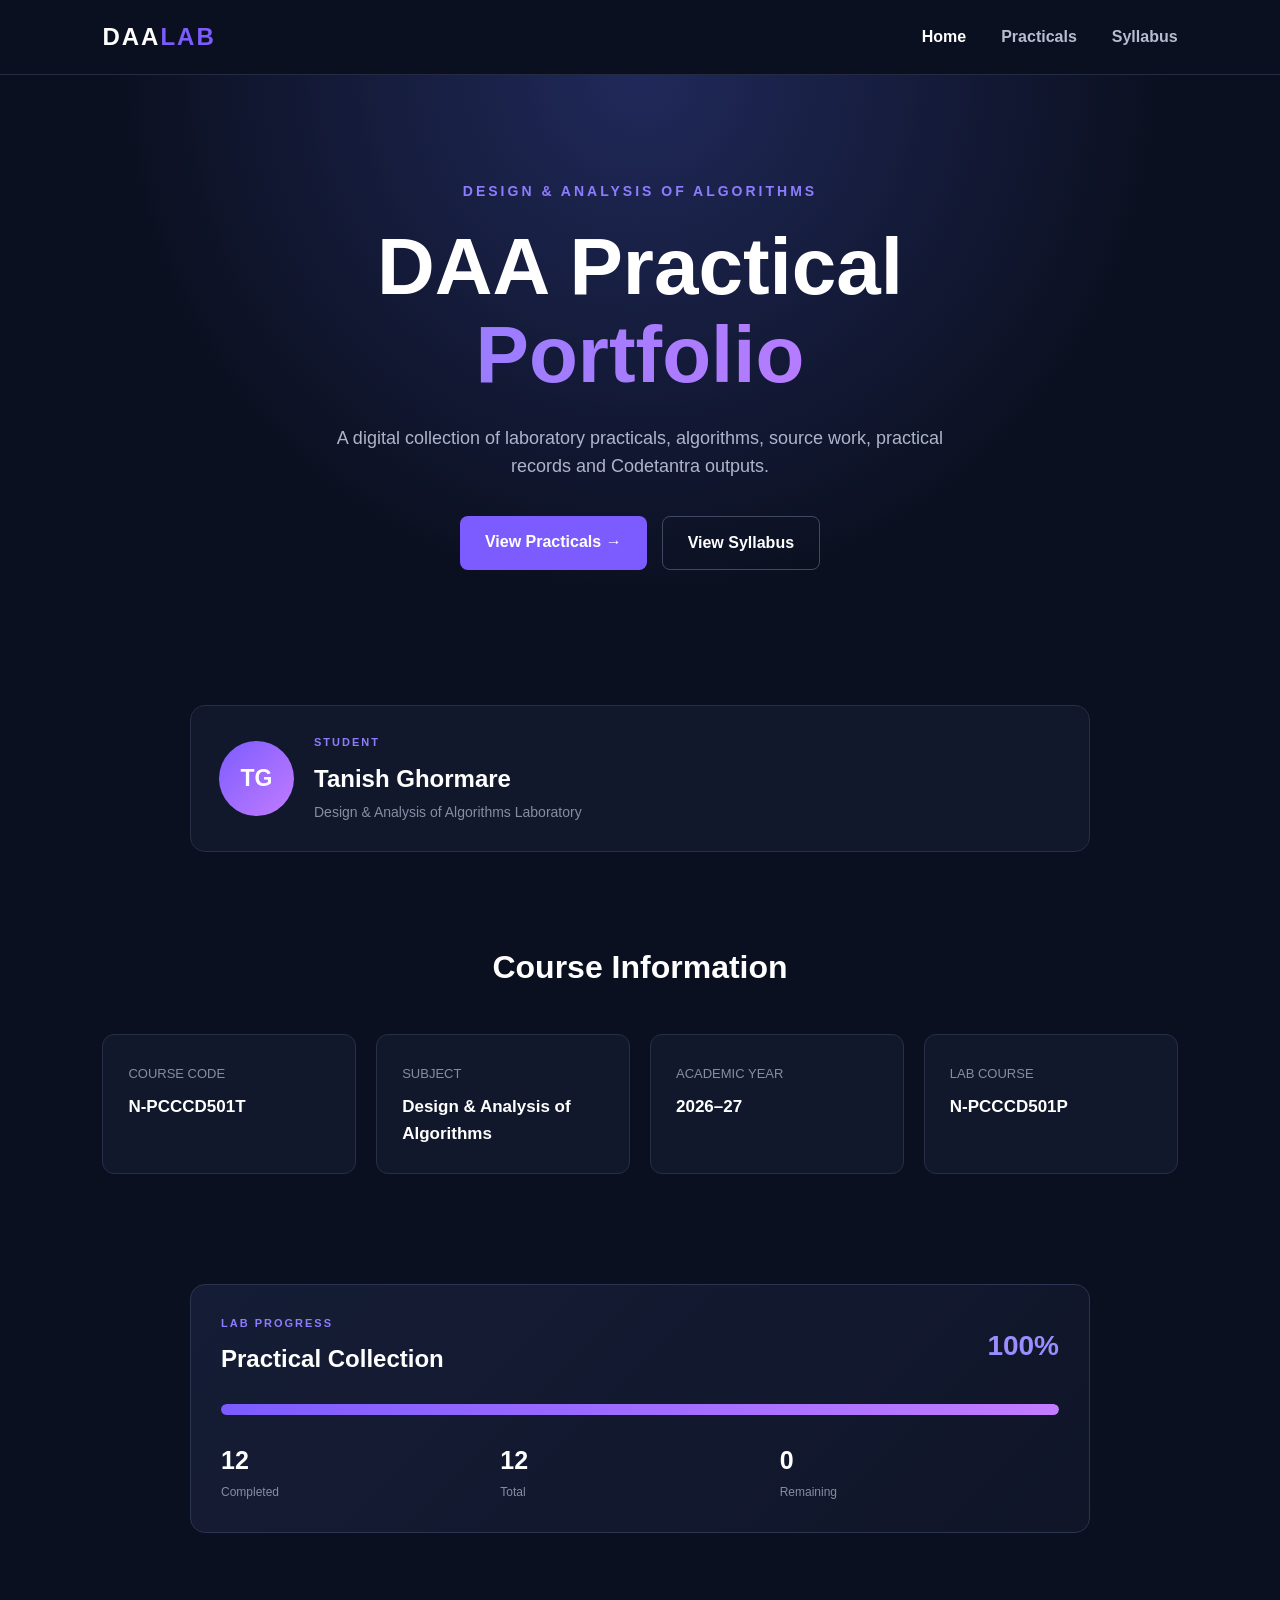
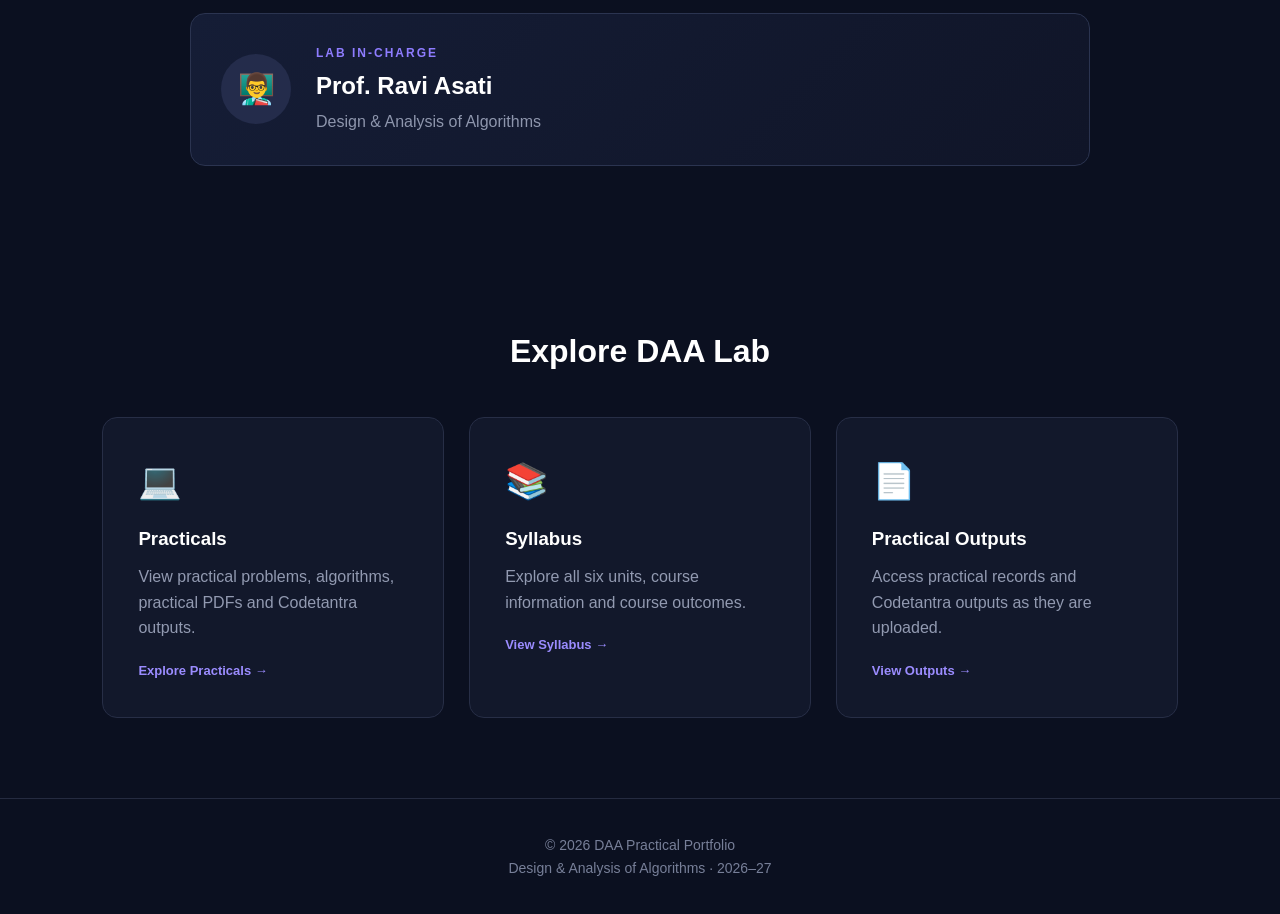
<file: index.html>
<!DOCTYPE html>
<html lang="en">

<head>

    <meta charset="UTF-8">

    <meta name="viewport"
          content="width=device-width, initial-scale=1.0">

    <title>DAA Practical Portfolio</title>

    <link rel="stylesheet"
          href="css/style.css">

</head>


<body>


    <!-- =========================
         NAVIGATION
    ========================== -->

    <header class="navbar">

        <div class="logo">
            DAA<span>LAB</span>
        </div>


        <nav>

            <a href="index.html"
               class="active">
                Home
            </a>

            <a href="practicals.html">
                Practicals
            </a>

            <a href="syllabus.html">
                Syllabus
            </a>

        </nav>

    </header>



    <!-- =========================
         HERO
    ========================== -->

    <section class="hero home-hero">

        <div class="hero-content">

            <p class="tag">
                DESIGN & ANALYSIS OF ALGORITHMS
            </p>


            <h1>

                DAA Practical

                <span>
                    Portfolio
                </span>

            </h1>


            <p class="description">

                A digital collection of laboratory
                practicals, algorithms, source work,
                practical records and Codetantra
                outputs.

            </p>


            <div class="hero-buttons">

                <a href="practicals.html"
                   class="btn primary">

                    View Practicals →

                </a>


                <a href="syllabus.html"
                   class="btn secondary">

                    View Syllabus

                </a>

            </div>

        </div>

    </section>



    <!-- =========================
         STUDENT PROFILE
    ========================== -->

    <section class="profile-section">

        <div class="profile-card">


            <div class="profile-avatar">

                TG

            </div>


            <div class="profile-details">

                <span class="section-label">
                    STUDENT
                </span>

                <h2>
                    Tanish Ghormare
                </h2>

                <p>
                    Design & Analysis of Algorithms
                    Laboratory
                </p>

            </div>


        </div>

    </section>



    <!-- =========================
         INFORMATION
    ========================== -->

    <section class="info-section">

        <h2>
            Course Information
        </h2>


        <div class="info-grid">


            <div class="info-card">

                <span>
                    COURSE CODE
                </span>

                <h3>
                    N-PCCCD501T
                </h3>

            </div>


            <div class="info-card">

                <span>
                    SUBJECT
                </span>

                <h3>
                    Design & Analysis
                    of Algorithms
                </h3>

            </div>


            <div class="info-card">

                <span>
                    ACADEMIC YEAR
                </span>

                <h3>
                    2026–27
                </h3>

            </div>


            <div class="info-card">

                <span>
                    LAB COURSE
                </span>

                <h3>
                    N-PCCCD501P
                </h3>

            </div>


        </div>

    </section>



    <!-- =========================
         PROGRESS
    ========================== -->

    <section class="home-progress-section">

        <div class="home-progress-card">


            <div class="progress-header">

                <div>

                    <span class="section-label">
                        LAB PROGRESS
                    </span>

                    <h2>
                        Practical Collection
                    </h2>

                </div>


                <div class="progress-percentage">

                    <span id="home-percentage">
                        0%
                    </span>

                </div>

            </div>


            <div class="home-progress-bar">

                <div id="home-progress-fill">
                </div>

            </div>


            <div class="progress-stats">


                <div>

                    <strong id="home-completed">
                        0
                    </strong>

                    <span>
                        Completed
                    </span>

                </div>


                <div>

                    <strong id="home-total">
                        12
                    </strong>

                    <span>
                        Total
                    </span>

                </div>


                <div>

                    <strong id="home-remaining">
                        12
                    </strong>

                    <span>
                        Remaining
                    </span>

                </div>


            </div>

        </div>

    </section>



    <!-- =========================
         FACULTY
    ========================== -->

    <section class="faculty-section">

        <div class="faculty-card">


            <div class="faculty-icon">
                👨‍🏫
            </div>


            <div>

                <p>
                    LAB IN-CHARGE
                </p>


                <h2>
                    Prof. Ravi Asati
                </h2>


                <span>
                    Design & Analysis of Algorithms
                </span>

            </div>


        </div>

    </section>



    <!-- =========================
         EXPLORE
    ========================== -->

    <section class="quick-section">

        <h2>
            Explore DAA Lab
        </h2>


        <div class="quick-grid">


            <a href="practicals.html"
               class="quick-card">

                <div class="quick-icon">
                    💻
                </div>


                <h3>
                    Practicals
                </h3>


                <p>
                    View practical problems,
                    algorithms, practical PDFs
                    and Codetantra outputs.
                </p>


                <strong>
                    Explore Practicals →
                </strong>

            </a>



            <a href="syllabus.html"
               class="quick-card">

                <div class="quick-icon">
                    📚
                </div>


                <h3>
                    Syllabus
                </h3>


                <p>
                    Explore all six units,
                    course information and
                    course outcomes.
                </p>


                <strong>
                    View Syllabus →
                </strong>

            </a>



            <a href="practicals.html"
               class="quick-card">

                <div class="quick-icon">
                    📄
                </div>


                <h3>
                    Practical Outputs
                </h3>


                <p>
                    Access practical records
                    and Codetantra outputs as
                    they are uploaded.
                </p>


                <strong>
                    View Outputs →
                </strong>

            </a>


        </div>

    </section>



    <!-- =========================
         FOOTER
    ========================== -->

    <footer>

        <p>
            © 2026 DAA Practical Portfolio
        </p>


        <p>
            Design & Analysis of Algorithms
            · 2026–27
        </p>

    </footer>



    <!-- JavaScript -->

    <script src="js/script.js"></script>


</body>

</html>
</file>
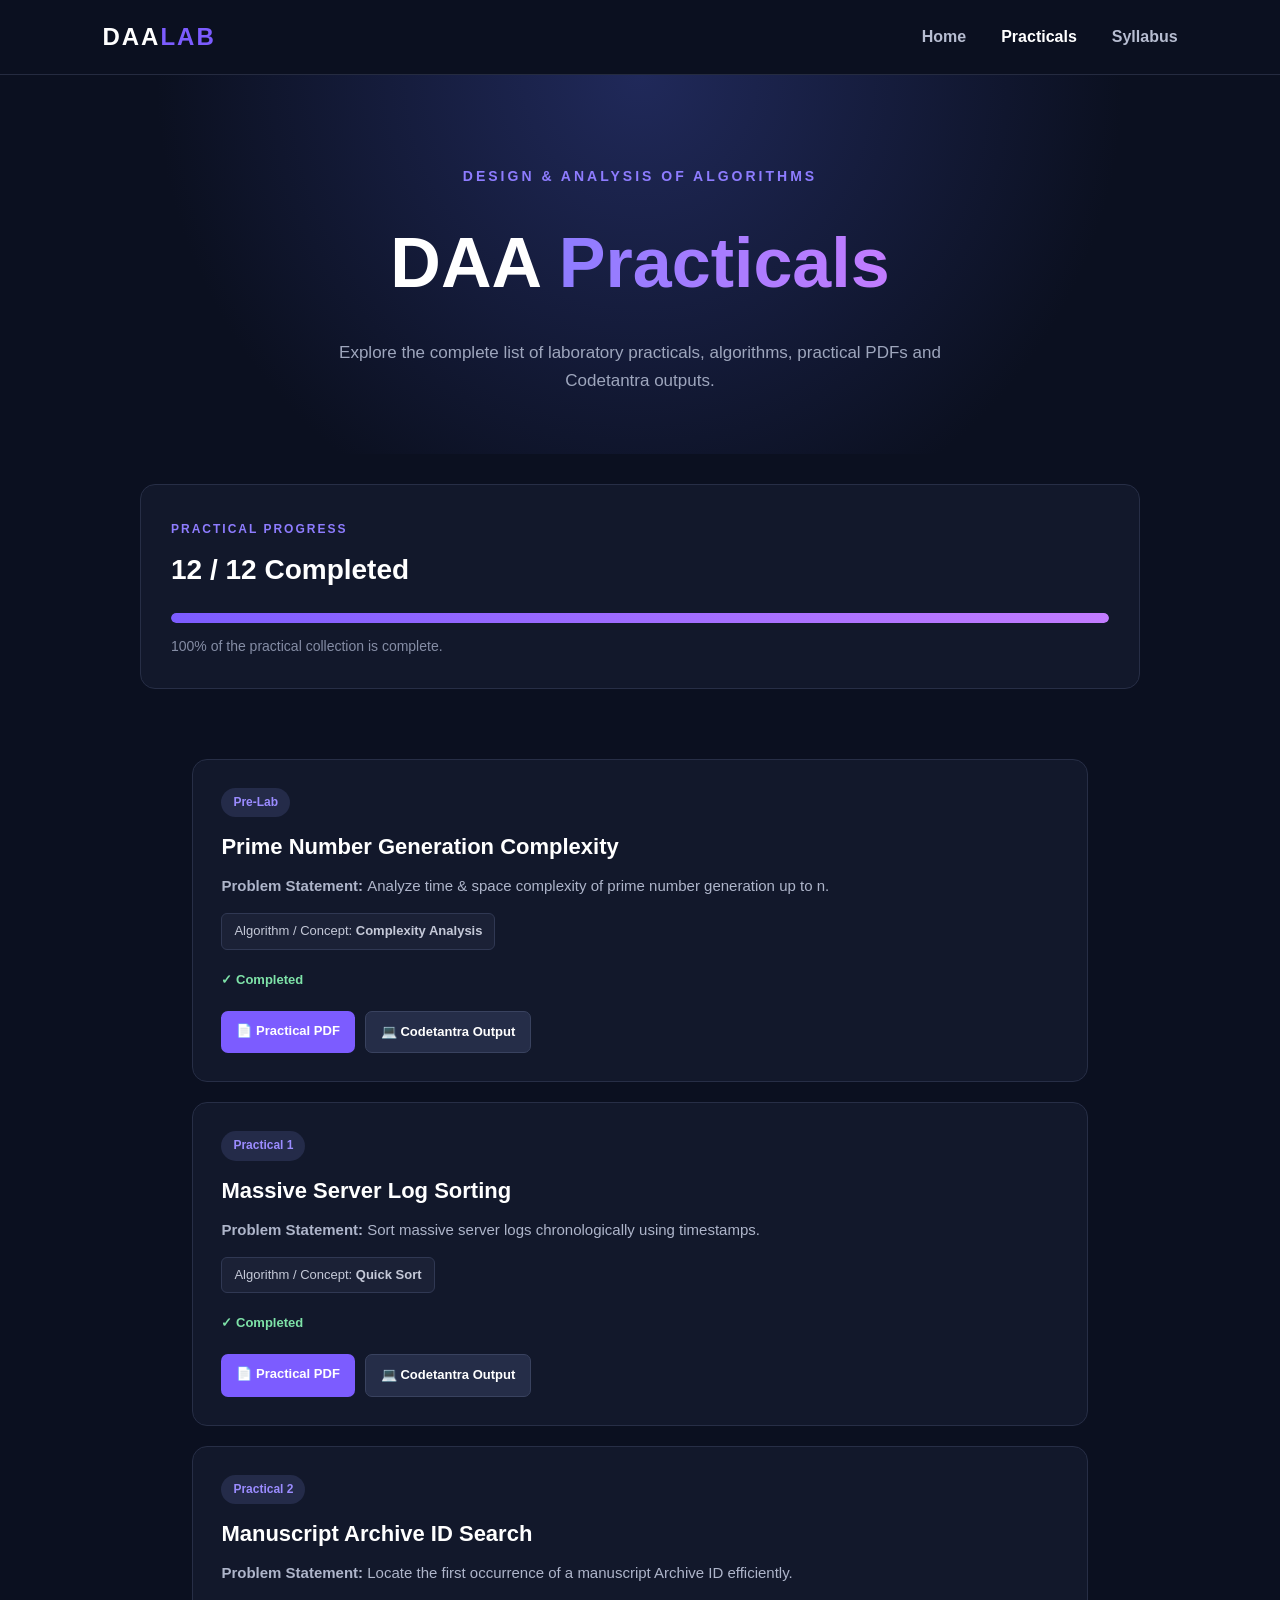
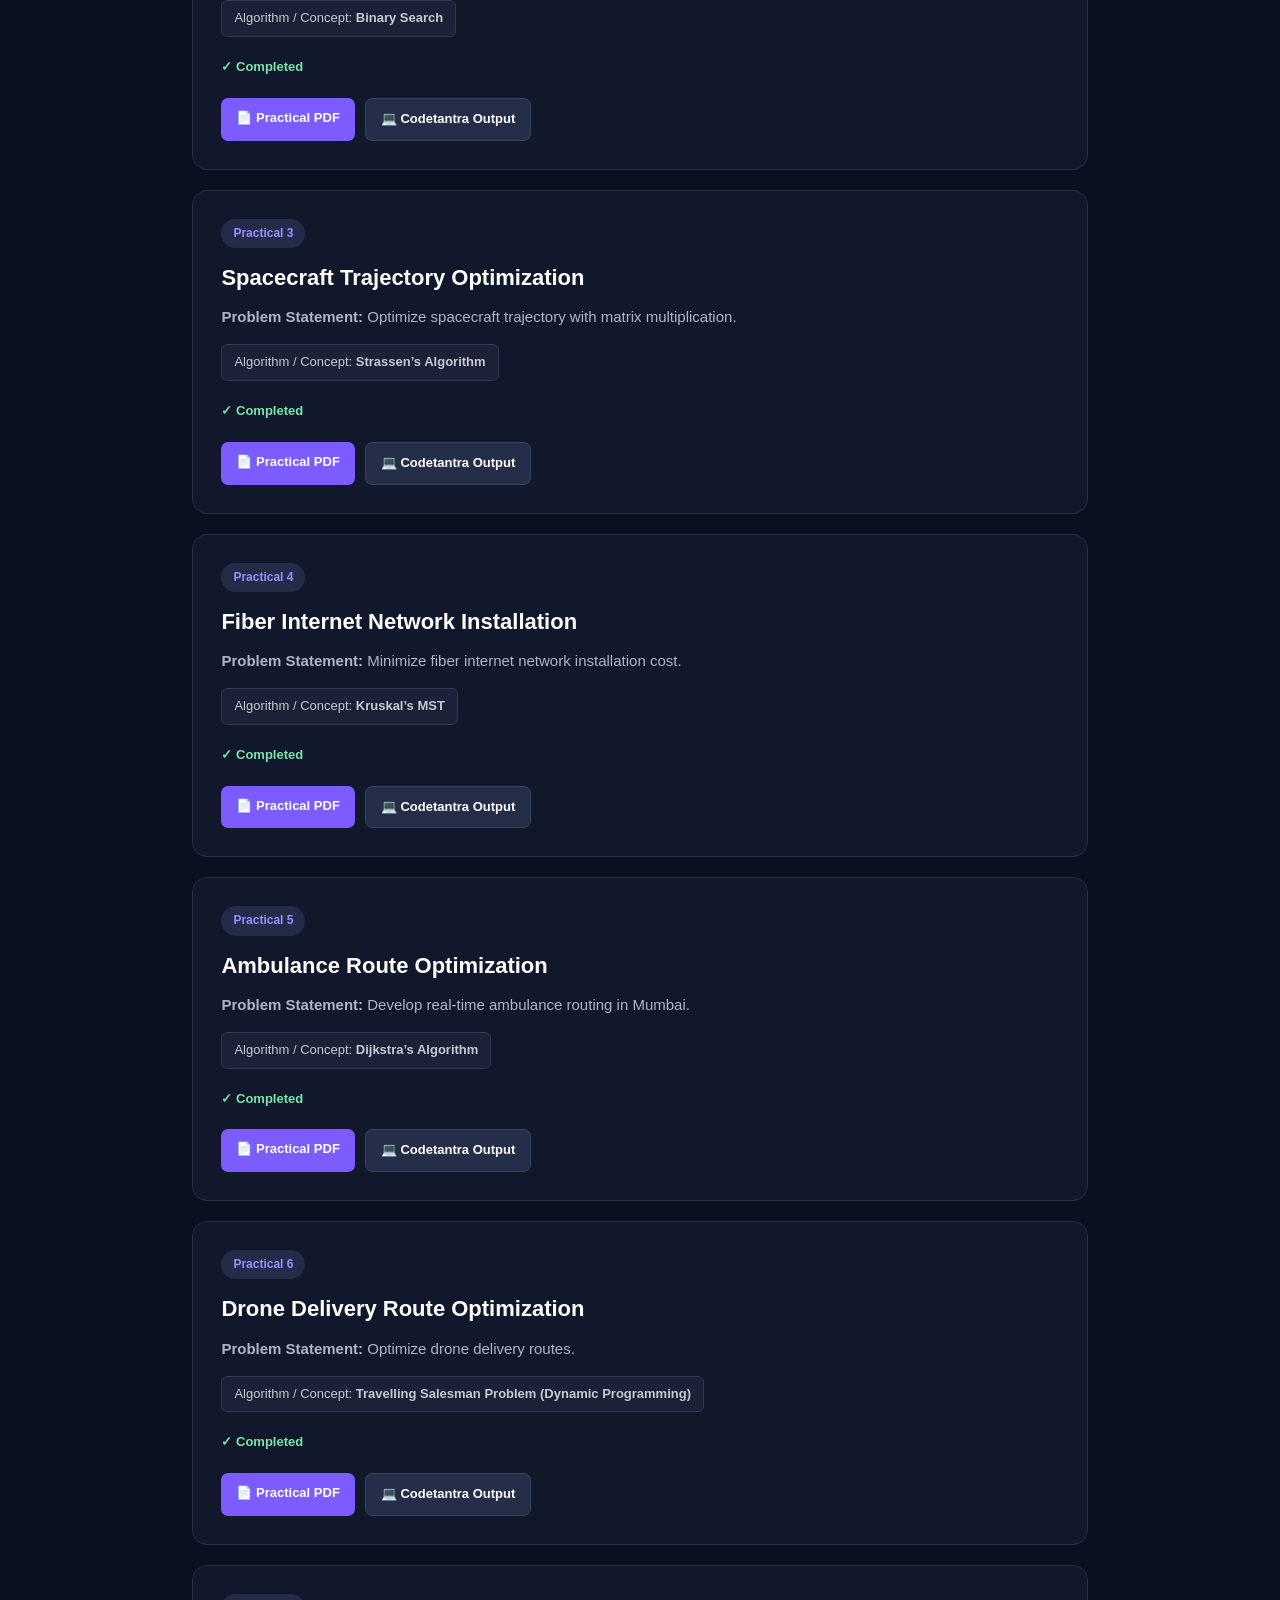
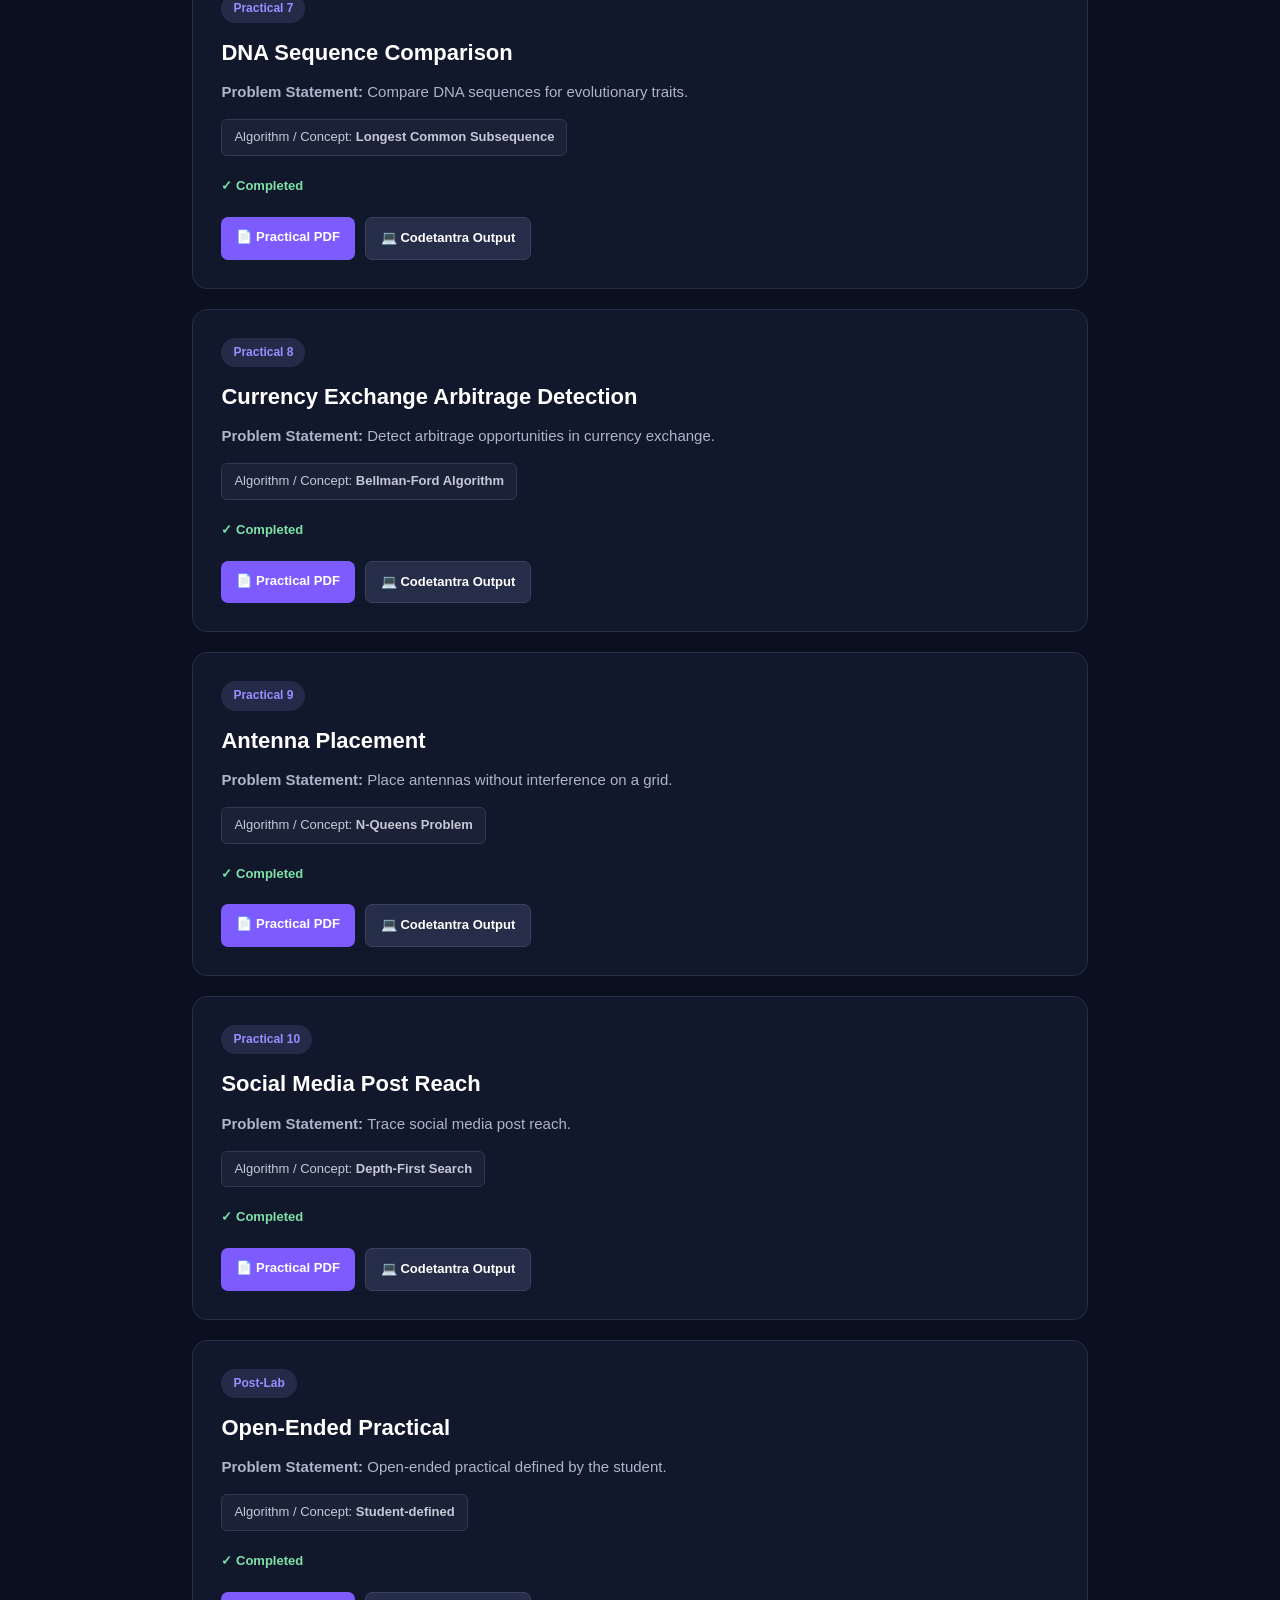
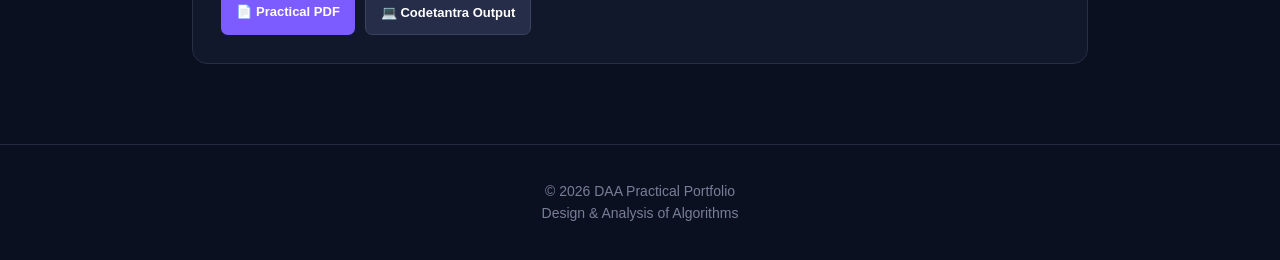
<file: practicals.html>
<!DOCTYPE html>
<html lang="en">

<head>

    <meta charset="UTF-8">

    <meta name="viewport"
          content="width=device-width, initial-scale=1.0">

    <title>DAA Practicals</title>

    <link rel="stylesheet"
          href="css/style.css">

</head>


<body>


    <!-- =========================
         NAVIGATION
    ========================== -->

    <header class="navbar">

        <div class="logo">
            DAA<span>LAB</span>
        </div>


        <nav>

            <a href="index.html">
                Home
            </a>

            <a href="practicals.html"
               class="active">
                Practicals
            </a>

            <a href="syllabus.html">
                Syllabus
            </a>

        </nav>

    </header>



    <!-- =========================
         PAGE HEADER
    ========================== -->

    <section class="page-header">

        <p class="tag">
            DESIGN & ANALYSIS OF ALGORITHMS
        </p>

        <h1>
            DAA <span>Practicals</span>
        </h1>

        <p>
            Explore the complete list of laboratory
            practicals, algorithms, practical PDFs
            and Codetantra outputs.
        </p>

    </section>



    <!-- =========================
         PROGRESS
    ========================== -->

    <section class="progress-section">

        <div class="progress-card">

            <div>

                <span class="small-title">
                    PRACTICAL PROGRESS
                </span>

                <h2>
                    <span id="completed-count">0</span>
                    /
                    <span id="total-count">0</span>
                    Completed
                </h2>

            </div>


            <div class="progress-bar">

                <div id="progress-fill">
                </div>

            </div>


            <p id="progress-text">
                Practical files will appear here
                as they are uploaded.
            </p>

        </div>

    </section>



    <!-- =========================
         PRACTICAL LIST
    ========================== -->

    <main class="practical-container">

        <div id="practical-list">

            <!-- JavaScript will automatically
                 generate practical cards here -->

        </div>

    </main>



    <!-- =========================
         FOOTER
    ========================== -->

    <footer>

        <p>
            © 2026 DAA Practical Portfolio
        </p>

        <p>
            Design & Analysis of Algorithms
        </p>

    </footer>



    <!-- =========================
         JAVASCRIPT
    ========================== -->

    <script src="js/script.js"></script>

</body>

</html>
</file>
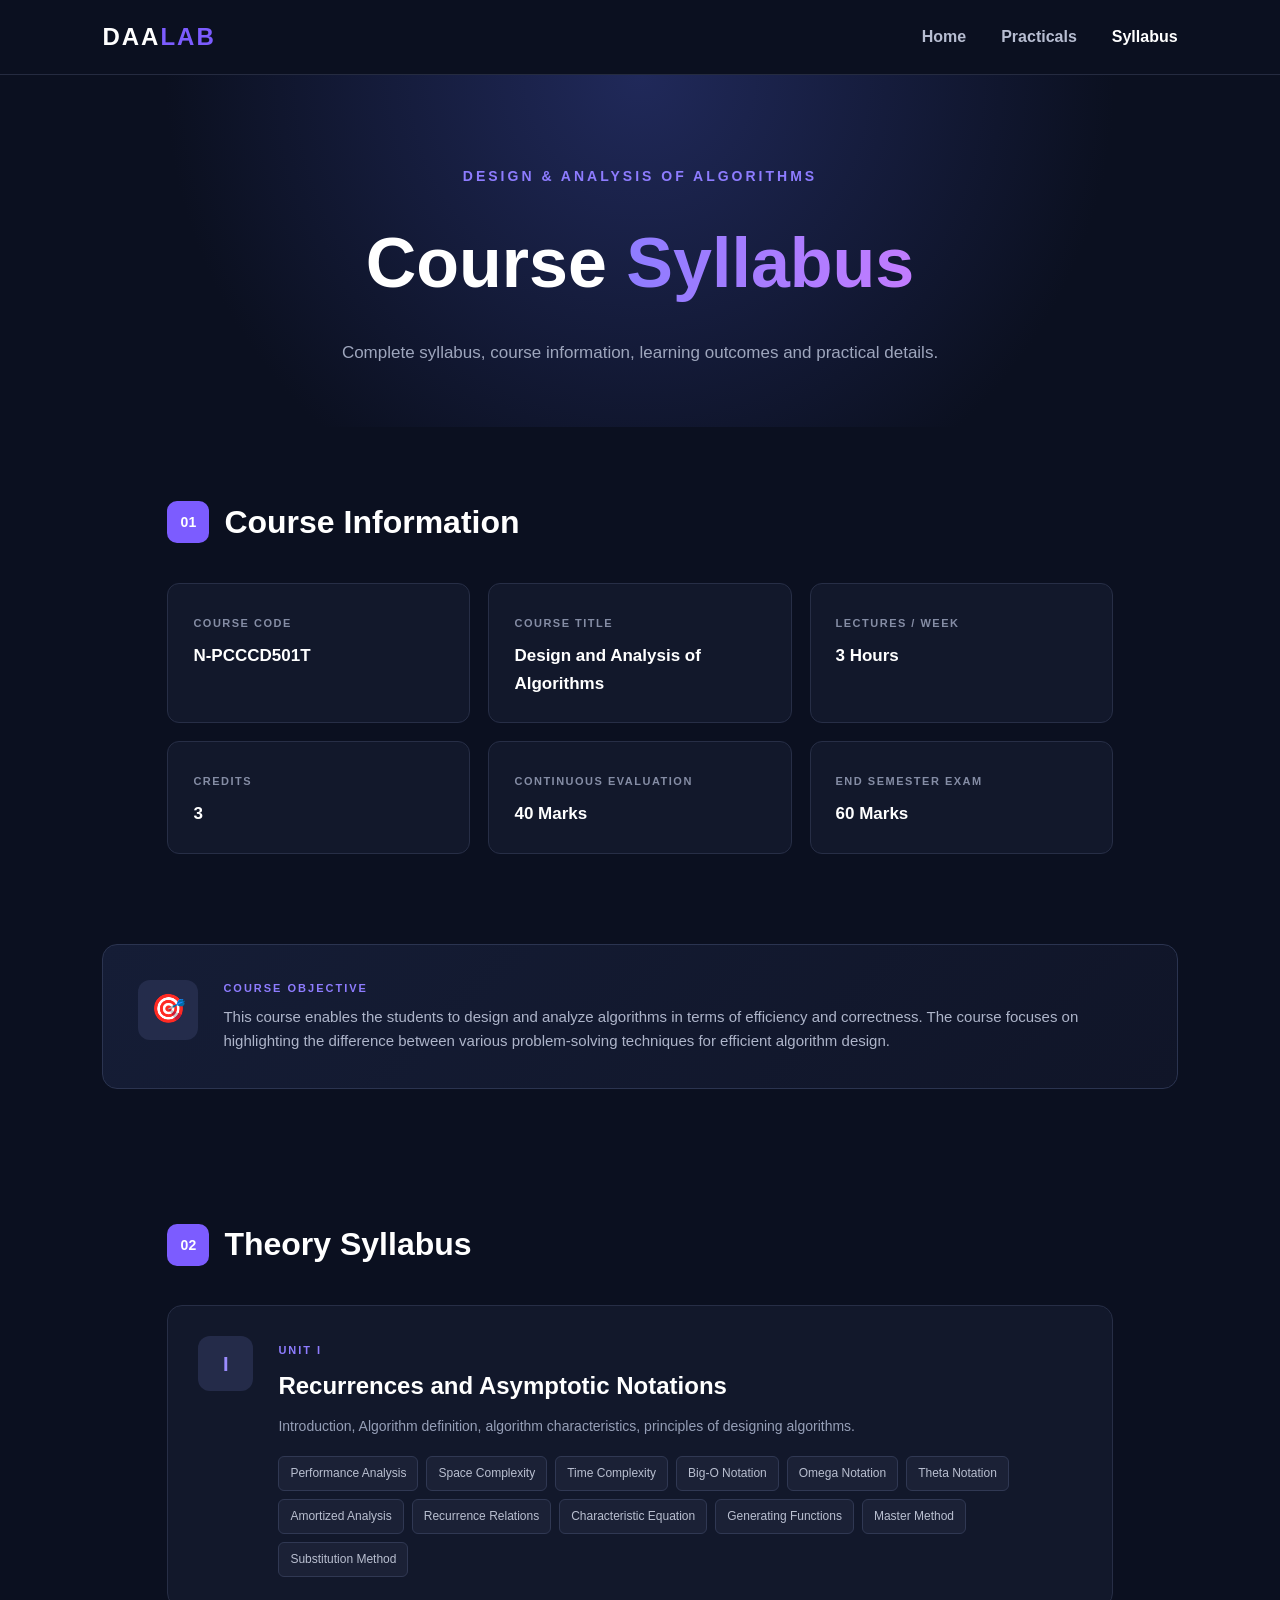
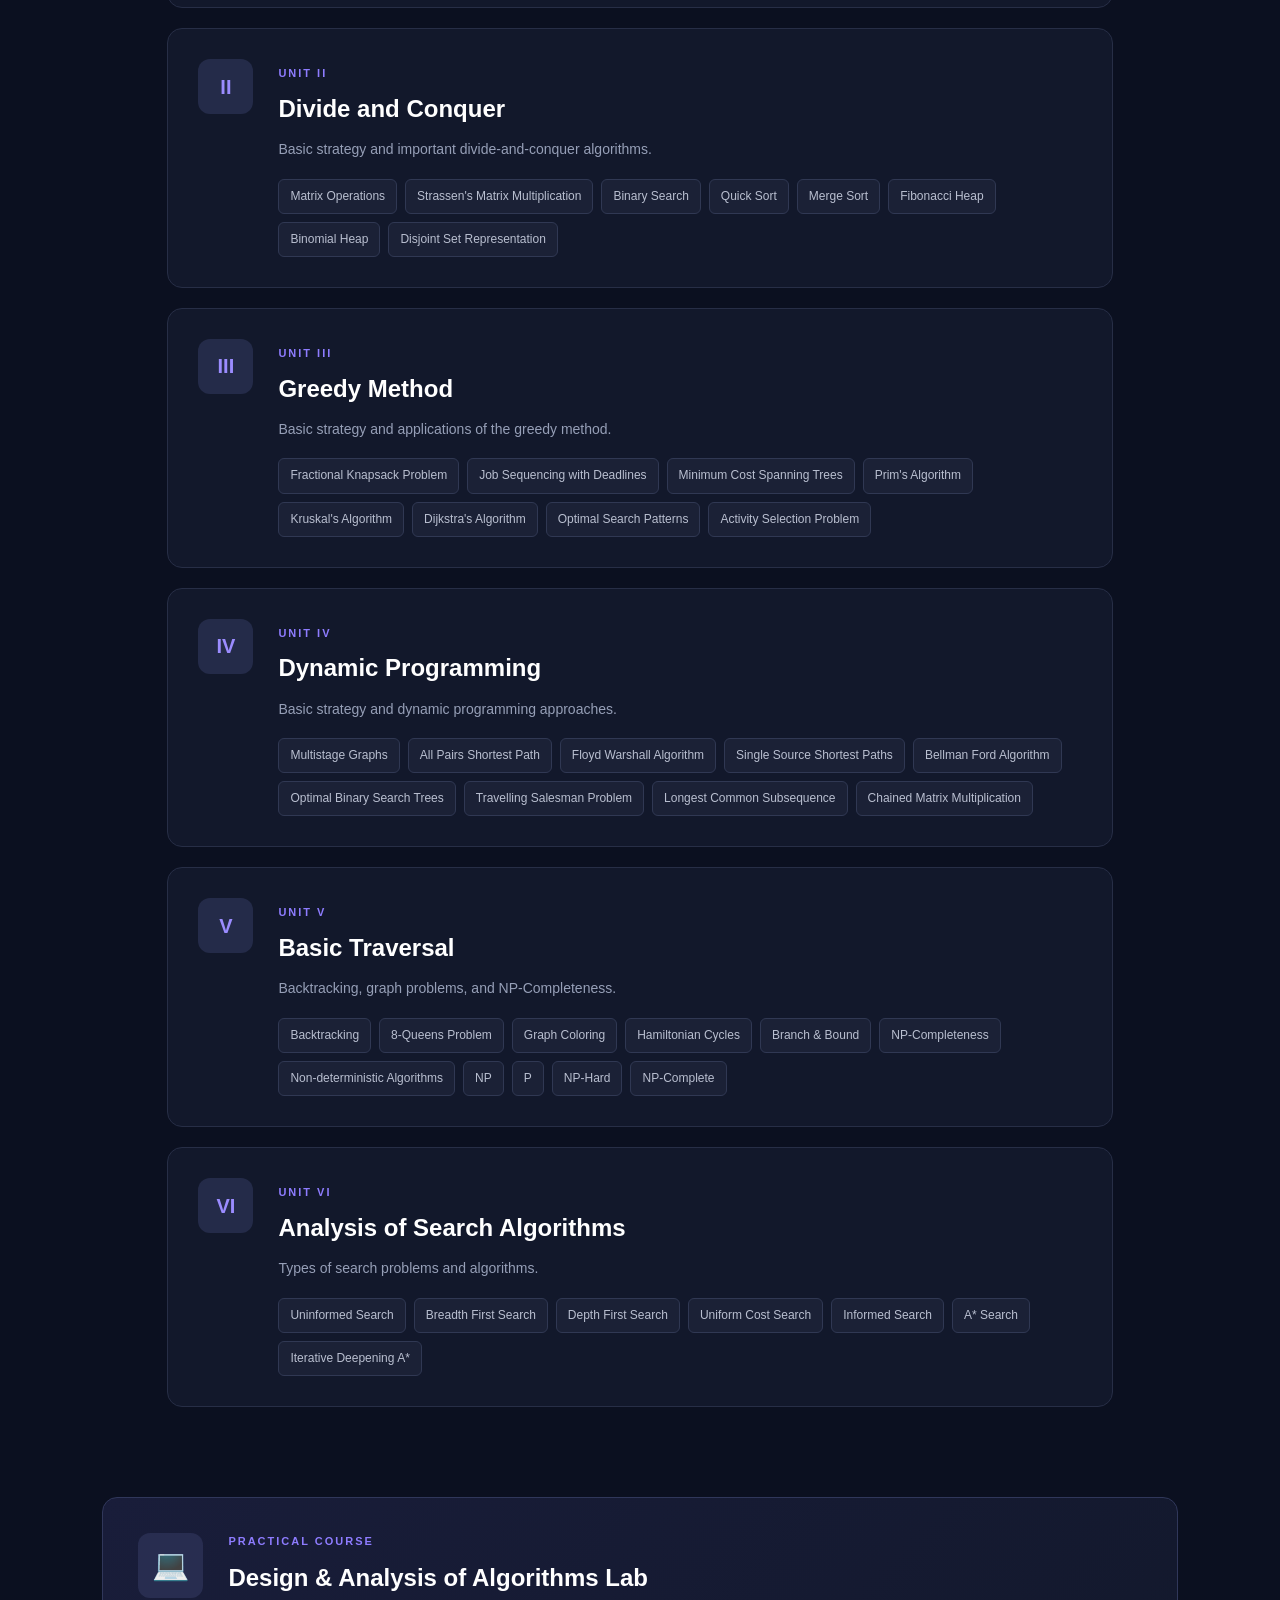
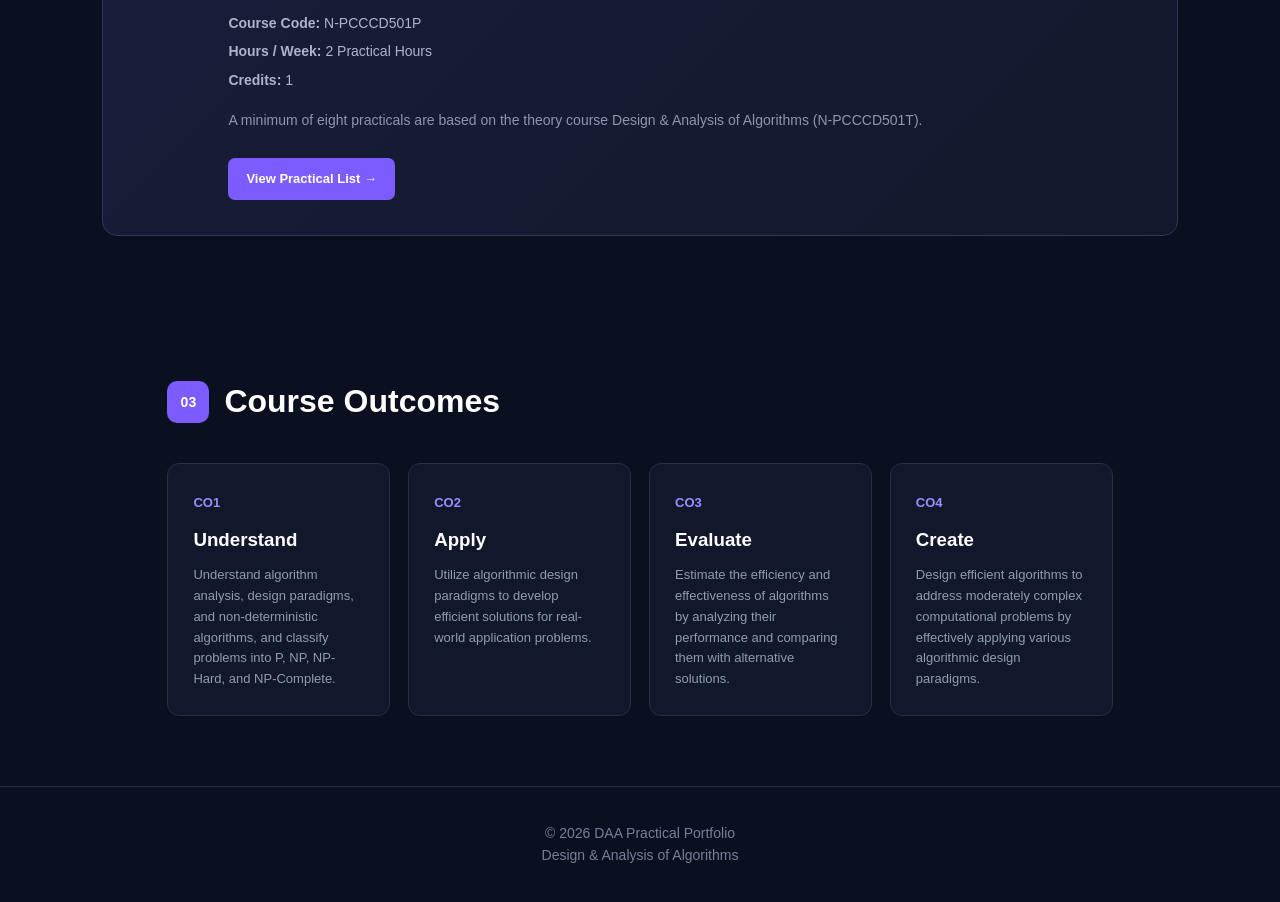
<file: syllabus.html>
<!DOCTYPE html>
<html lang="en">

<head>

    <meta charset="UTF-8">

    <meta name="viewport"
          content="width=device-width, initial-scale=1.0">

    <title>DAA Syllabus</title>

    <link rel="stylesheet"
          href="css/style.css">

</head>


<body>


    <!-- =========================
         NAVIGATION
    ========================== -->

    <header class="navbar">

        <div class="logo">
            DAA<span>LAB</span>
        </div>


        <nav>

            <a href="index.html">
                Home
            </a>

            <a href="practicals.html">
                Practicals
            </a>

            <a href="syllabus.html"
               class="active">
                Syllabus
            </a>

        </nav>

    </header>



    <!-- =========================
         PAGE HEADER
    ========================== -->

    <section class="page-header">

        <p class="tag">
            DESIGN & ANALYSIS OF ALGORITHMS
        </p>

        <h1>
            Course <span>Syllabus</span>
        </h1>

        <p>
            Complete syllabus, course information,
            learning outcomes and practical details.
        </p>

    </section>



    <!-- =========================
         COURSE INFORMATION
    ========================== -->

    <section class="syllabus-section">

        <div class="section-heading">

            <span>01</span>

            <h2>
                Course Information
            </h2>

        </div>


        <div class="course-info-grid">

            <div class="course-info-card">

                <span>COURSE CODE</span>

                <h3>
                    N-PCCCD501T
                </h3>

            </div>


            <div class="course-info-card">

                <span>COURSE TITLE</span>

                <h3>
                    Design and Analysis
                    of Algorithms
                </h3>

            </div>


            <div class="course-info-card">

                <span>LECTURES / WEEK</span>

                <h3>
                    3 Hours
                </h3>

            </div>


            <div class="course-info-card">

                <span>CREDITS</span>

                <h3>
                    3
                </h3>

            </div>


            <div class="course-info-card">

                <span>CONTINUOUS EVALUATION</span>

                <h3>
                    40 Marks
                </h3>

            </div>


            <div class="course-info-card">

                <span>END SEMESTER EXAM</span>

                <h3>
                    60 Marks
                </h3>

            </div>

        </div>

    </section>



    <!-- =========================
         COURSE OBJECTIVE
    ========================== -->

    <section class="objective-section">

        <div class="objective-card">

            <div class="objective-icon">
                🎯
            </div>

            <div>

                <span class="section-label">
                    COURSE OBJECTIVE
                </span>

                <p>
                    This course enables the students
                    to design and analyze algorithms
                    in terms of efficiency and
                    correctness. The course focuses
                    on highlighting the difference
                    between various problem-solving
                    techniques for efficient
                    algorithm design.
                </p>

            </div>

        </div>

    </section>



    <!-- =========================
         SYLLABUS UNITS
    ========================== -->

    <section class="syllabus-section">

        <div class="section-heading">

            <span>02</span>

            <h2>
                Theory Syllabus
            </h2>

        </div>


        <div class="units-container">


            <!-- UNIT I -->

            <article class="unit-card">

                <div class="unit-number">
                    I
                </div>

                <div class="unit-content">

                    <span class="unit-label">
                        UNIT I
                    </span>

                    <h3>
                        Recurrences and
                        Asymptotic Notations
                    </h3>

                    <p>
                        Introduction, Algorithm definition,
                        algorithm characteristics, principles
                        of designing algorithms.
                    </p>

                    <div class="topics">

                        <span>
                            Performance Analysis
                        </span>

                        <span>
                            Space Complexity
                        </span>

                        <span>
                            Time Complexity
                        </span>

                        <span>
                            Big-O Notation
                        </span>

                        <span>
                            Omega Notation
                        </span>

                        <span>
                            Theta Notation
                        </span>

                        <span>
                            Amortized Analysis
                        </span>

                        <span>
                            Recurrence Relations
                        </span>

                        <span>
                            Characteristic Equation
                        </span>

                        <span>
                            Generating Functions
                        </span>

                        <span>
                            Master Method
                        </span>

                        <span>
                            Substitution Method
                        </span>

                    </div>

                </div>

            </article>



            <!-- UNIT II -->

            <article class="unit-card">

                <div class="unit-number">
                    II
                </div>

                <div class="unit-content">

                    <span class="unit-label">
                        UNIT II
                    </span>

                    <h3>
                        Divide and Conquer
                    </h3>

                    <p>
                        Basic strategy and important
                        divide-and-conquer algorithms.
                    </p>

                    <div class="topics">

                        <span>
                            Matrix Operations
                        </span>

                        <span>
                            Strassen's Matrix Multiplication
                        </span>

                        <span>
                            Binary Search
                        </span>

                        <span>
                            Quick Sort
                        </span>

                        <span>
                            Merge Sort
                        </span>

                        <span>
                            Fibonacci Heap
                        </span>

                        <span>
                            Binomial Heap
                        </span>

                        <span>
                            Disjoint Set Representation
                        </span>

                    </div>

                </div>

            </article>



            <!-- UNIT III -->

            <article class="unit-card">

                <div class="unit-number">
                    III
                </div>

                <div class="unit-content">

                    <span class="unit-label">
                        UNIT III
                    </span>

                    <h3>
                        Greedy Method
                    </h3>

                    <p>
                        Basic strategy and applications
                        of the greedy method.
                    </p>

                    <div class="topics">

                        <span>
                            Fractional Knapsack Problem
                        </span>

                        <span>
                            Job Sequencing with Deadlines
                        </span>

                        <span>
                            Minimum Cost Spanning Trees
                        </span>

                        <span>
                            Prim's Algorithm
                        </span>

                        <span>
                            Kruskal's Algorithm
                        </span>

                        <span>
                            Dijkstra's Algorithm
                        </span>

                        <span>
                            Optimal Search Patterns
                        </span>

                        <span>
                            Activity Selection Problem
                        </span>

                    </div>

                </div>

            </article>



            <!-- UNIT IV -->

            <article class="unit-card">

                <div class="unit-number">
                    IV
                </div>

                <div class="unit-content">

                    <span class="unit-label">
                        UNIT IV
                    </span>

                    <h3>
                        Dynamic Programming
                    </h3>

                    <p>
                        Basic strategy and dynamic
                        programming approaches.
                    </p>

                    <div class="topics">

                        <span>
                            Multistage Graphs
                        </span>

                        <span>
                            All Pairs Shortest Path
                        </span>

                        <span>
                            Floyd Warshall Algorithm
                        </span>

                        <span>
                            Single Source Shortest Paths
                        </span>

                        <span>
                            Bellman Ford Algorithm
                        </span>

                        <span>
                            Optimal Binary Search Trees
                        </span>

                        <span>
                            Travelling Salesman Problem
                        </span>

                        <span>
                            Longest Common Subsequence
                        </span>

                        <span>
                            Chained Matrix Multiplication
                        </span>

                    </div>

                </div>

            </article>



            <!-- UNIT V -->

            <article class="unit-card">

                <div class="unit-number">
                    V
                </div>

                <div class="unit-content">

                    <span class="unit-label">
                        UNIT V
                    </span>

                    <h3>
                        Basic Traversal
                    </h3>

                    <p>
                        Backtracking, graph problems,
                        and NP-Completeness.
                    </p>

                    <div class="topics">

                        <span>
                            Backtracking
                        </span>

                        <span>
                            8-Queens Problem
                        </span>

                        <span>
                            Graph Coloring
                        </span>

                        <span>
                            Hamiltonian Cycles
                        </span>

                        <span>
                            Branch & Bound
                        </span>

                        <span>
                            NP-Completeness
                        </span>

                        <span>
                            Non-deterministic Algorithms
                        </span>

                        <span>
                            NP
                        </span>

                        <span>
                            P
                        </span>

                        <span>
                            NP-Hard
                        </span>

                        <span>
                            NP-Complete
                        </span>

                    </div>

                </div>

            </article>



            <!-- UNIT VI -->

            <article class="unit-card">

                <div class="unit-number">
                    VI
                </div>

                <div class="unit-content">

                    <span class="unit-label">
                        UNIT VI
                    </span>

                    <h3>
                        Analysis of Search Algorithms
                    </h3>

                    <p>
                        Types of search problems and
                        algorithms.
                    </p>

                    <div class="topics">

                        <span>
                            Uninformed Search
                        </span>

                        <span>
                            Breadth First Search
                        </span>

                        <span>
                            Depth First Search
                        </span>

                        <span>
                            Uniform Cost Search
                        </span>

                        <span>
                            Informed Search
                        </span>

                        <span>
                            A* Search
                        </span>

                        <span>
                            Iterative Deepening A*
                        </span>

                    </div>

                </div>

            </article>


        </div>

    </section>



    <!-- =========================
         PRACTICAL COURSE
    ========================== -->

    <section class="practical-syllabus-section">

        <div class="practical-syllabus-card">

            <div class="practical-syllabus-icon">
                💻
            </div>

            <div>

                <span class="section-label">
                    PRACTICAL COURSE
                </span>

                <h2>
                    Design & Analysis
                    of Algorithms Lab
                </h2>

                <p>

                    <strong>
                        Course Code:
                    </strong>

                    N-PCCCD501P

                </p>

                <p>

                    <strong>
                        Hours / Week:
                    </strong>

                    2 Practical Hours

                </p>

                <p>

                    <strong>
                        Credits:
                    </strong>

                    1

                </p>

                <p class="practical-note">

                    A minimum of eight practicals are
                    based on the theory course
                    Design & Analysis of Algorithms
                    (N-PCCCD501T).

                </p>


                <a href="practicals.html"
                   class="syllabus-button">

                    View Practical List →

                </a>

            </div>

        </div>

    </section>



    <!-- =========================
         COURSE OUTCOMES
    ========================== -->

    <section class="syllabus-section">

        <div class="section-heading">

            <span>03</span>

            <h2>
                Course Outcomes
            </h2>

        </div>


        <div class="outcomes-grid">


            <div class="outcome-card">

                <span>
                    CO1
                </span>

                <h3>
                    Understand
                </h3>

                <p>
                    Understand algorithm analysis,
                    design paradigms, and
                    non-deterministic algorithms,
                    and classify problems into
                    P, NP, NP-Hard, and NP-Complete.
                </p>

            </div>


            <div class="outcome-card">

                <span>
                    CO2
                </span>

                <h3>
                    Apply
                </h3>

                <p>
                    Utilize algorithmic design
                    paradigms to develop efficient
                    solutions for real-world
                    application problems.
                </p>

            </div>


            <div class="outcome-card">

                <span>
                    CO3
                </span>

                <h3>
                    Evaluate
                </h3>

                <p>
                    Estimate the efficiency and
                    effectiveness of algorithms
                    by analyzing their performance
                    and comparing them with
                    alternative solutions.
                </p>

            </div>


            <div class="outcome-card">

                <span>
                    CO4
                </span>

                <h3>
                    Create
                </h3>

                <p>
                    Design efficient algorithms
                    to address moderately complex
                    computational problems by
                    effectively applying various
                    algorithmic design paradigms.
                </p>

            </div>


        </div>

    </section>



    <!-- =========================
         FOOTER
    ========================== -->

    <footer>

        <p>
            © 2026 DAA Practical Portfolio
        </p>

        <p>
            Design & Analysis of Algorithms
        </p>

    </footer>


</body>

</html>
</file>
<file: css/style.css>
/* ================================
   RESET
================================ */

* {
    margin: 0;
    padding: 0;
    box-sizing: border-box;
}


body {
    font-family: Arial, Helvetica, sans-serif;
    background: #0b1020;
    color: #ffffff;
    line-height: 1.6;
}


/* ================================
   NAVBAR
================================ */

.navbar {
    height: 75px;

    display: flex;
    align-items: center;
    justify-content: space-between;

    padding: 0 8%;

    background: #0b1020;

    border-bottom: 1px solid #252b40;

    position: sticky;
    top: 0;
    z-index: 100;
}


.logo {
    font-size: 24px;
    font-weight: 800;
    letter-spacing: 2px;
}


.logo span {
    color: #7c5cff;
}


.navbar nav {
    display: flex;
    gap: 35px;
}


.navbar nav a {
    color: #b7bdd1;
    text-decoration: none;
    font-weight: 600;

    transition: 0.3s;
}


.navbar nav a:hover,
.navbar nav a.active {
    color: #ffffff;
}


/* ================================
   HERO
================================ */

.hero {
    min-height: 600px;

    display: flex;
    align-items: center;
    justify-content: center;

    text-align: center;

    padding: 80px 20px;

    background:
        radial-gradient(
            circle at top,
            #20295a,
            #0b1020 60%
        );
}


.hero-content {
    max-width: 850px;
}


.tag {
    color: #8e7cff;

    font-size: 14px;

    font-weight: 700;

    letter-spacing: 3px;

    margin-bottom: 20px;
}


.hero h1 {
    font-size: clamp(45px, 7vw, 80px);

    line-height: 1.1;

    margin-bottom: 25px;
}


.hero h1 span {
    display: block;

    background: linear-gradient(
        90deg,
        #8e7cff,
        #c27cff
    );

    -webkit-background-clip: text;

    -webkit-text-fill-color: transparent;
}


.description {
    max-width: 650px;

    margin: auto;

    color: #aeb5ca;

    font-size: 18px;
}


/* ================================
   BUTTONS
================================ */

.hero-buttons {
    margin-top: 35px;

    display: flex;

    justify-content: center;

    gap: 15px;

    flex-wrap: wrap;
}


.btn {
    padding: 13px 25px;

    border-radius: 8px;

    text-decoration: none;

    font-weight: 700;

    transition: 0.3s;
}


.btn.primary {
    background: #7c5cff;

    color: white;
}


.btn.primary:hover {
    transform: translateY(-3px);

    background: #6948f0;
}


.btn.secondary {
    border: 1px solid #414861;

    color: white;
}


.btn.secondary:hover {
    background: #1b2136;
}


/* ================================
   INFORMATION
================================ */

.info-section,
.quick-section {
    padding: 80px 8%;
}


.info-section h2,
.quick-section h2 {
    text-align: center;

    font-size: 32px;

    margin-bottom: 40px;
}


.info-grid {
    max-width: 1100px;

    margin: auto;

    display: grid;

    grid-template-columns:
        repeat(4, 1fr);

    gap: 20px;
}


.info-card {
    padding: 25px;

    background: #12182b;

    border: 1px solid #272e46;

    border-radius: 12px;

    transition: 0.3s;
}


.info-card:hover {
    transform: translateY(-5px);

    border-color: #7c5cff;
}


.info-card span {
    color: #858da5;

    font-size: 13px;

    text-transform: uppercase;
}


.info-card h3 {
    margin-top: 8px;

    font-size: 17px;
}


/* ================================
   FACULTY
================================ */

.faculty-section {
    padding: 30px 8% 80px;
}


.faculty-card {
    max-width: 900px;

    margin: auto;

    display: flex;

    align-items: center;

    gap: 25px;

    padding: 30px;

    border-radius: 15px;

    background:
        linear-gradient(
            135deg,
            #151d36,
            #101528
        );

    border: 1px solid #2b3450;
}


.faculty-icon {
    width: 70px;
    height: 70px;

    display: flex;

    align-items: center;
    justify-content: center;

    background: #242c4b;

    border-radius: 50%;

    font-size: 30px;
}


.faculty-card p {
    color: #8e7cff;

    font-size: 12px;

    font-weight: 700;

    letter-spacing: 2px;
}


.faculty-card h2 {
    margin: 4px 0;
}


.faculty-card span {
    color: #8e96ad;
}


/* ================================
   QUICK CARDS
================================ */

.quick-grid {
    max-width: 1100px;

    margin: auto;

    display: grid;

    grid-template-columns:
        repeat(3, 1fr);

    gap: 25px;
}


.quick-card {
    padding: 35px;

    background: #12182b;

    border: 1px solid #272e46;

    border-radius: 15px;

    text-decoration: none;

    color: white;

    transition: 0.3s;
}


.quick-card:hover {
    transform: translateY(-7px);

    border-color: #7c5cff;
}


.quick-icon {
    font-size: 35px;

    margin-bottom: 15px;
}


.quick-card h3 {
    margin-bottom: 10px;
}


.quick-card p {
    color: #929ab1;
}


/* ================================
   FOOTER
================================ */

footer {
    padding: 35px 20px;

    text-align: center;

    border-top: 1px solid #252b40;

    color: #777f98;

    font-size: 14px;
}


footer strong {
    color: #a9b0c5;
}


/* ================================
   RESPONSIVE
================================ */

@media (max-width: 900px) {

    .info-grid {
        grid-template-columns:
            repeat(2, 1fr);
    }

    .quick-grid {
        grid-template-columns:
            1fr;
    }

}


@media (max-width: 600px) {

    .navbar {
        padding: 0 5%;
    }

    .navbar nav {
        gap: 15px;
    }

    .navbar nav a {
        font-size: 14px;
    }

    .info-grid {
        grid-template-columns:
            1fr;
    }

    .faculty-card {
        flex-direction: column;

        text-align: center;
    }

}

/* ================================
   PAGE HEADER
================================ */

.page-header {

    text-align: center;

    padding: 90px 20px 60px;

    background:
        radial-gradient(
            circle at top,
            #20295a,
            #0b1020 65%
        );
}


.page-header h1 {

    font-size: clamp(45px, 7vw, 70px);

    margin-bottom: 20px;
}


.page-header h1 span {

    background: linear-gradient(
        90deg,
        #8e7cff,
        #c27cff
    );

    -webkit-background-clip: text;

    -webkit-text-fill-color: transparent;
}


.page-header p:not(.tag) {

    max-width: 650px;

    margin: auto;

    color: #9ea6bd;

    font-size: 17px;
}



/* ================================
   PROGRESS SECTION
================================ */

.progress-section {

    padding: 30px 8% 50px;
}


.progress-card {

    max-width: 1000px;

    margin: auto;

    padding: 30px;

    background: #12182b;

    border: 1px solid #272e46;

    border-radius: 15px;
}


.small-title {

    color: #8e7cff;

    font-size: 12px;

    font-weight: 700;

    letter-spacing: 2px;
}


.progress-card h2 {

    margin-top: 8px;

    font-size: 28px;
}


.progress-bar {

    width: 100%;

    height: 10px;

    background: #252c42;

    border-radius: 20px;

    margin-top: 20px;

    overflow: hidden;
}


#progress-fill {

    width: 0%;

    height: 100%;

    background: linear-gradient(
        90deg,
        #7c5cff,
        #c27cff
    );

    border-radius: 20px;

    transition: width 0.5s ease;
}


#progress-text {

    margin-top: 12px;

    color: #858da5;

    font-size: 14px;
}



/* ================================
   PRACTICAL CONTAINER
================================ */

.practical-container {

    max-width: 1100px;

    margin: auto;

    padding: 20px 8% 80px;
}


#practical-list {

    display: grid;

    gap: 20px;
}



/* ================================
   PRACTICAL CARD
================================ */

.practical-card {

    padding: 28px;

    background: #12182b;

    border: 1px solid #272e46;

    border-radius: 15px;

    transition: 0.3s;
}


.practical-card:hover {

    transform: translateY(-4px);

    border-color: #7c5cff;
}



/* Practical number */

.practical-number {

    display: inline-block;

    padding: 5px 12px;

    background: #242b49;

    color: #9b8cff;

    border-radius: 20px;

    font-size: 12px;

    font-weight: 700;

    margin-bottom: 12px;
}


.practical-card h2 {

    font-size: 22px;

    margin-bottom: 10px;
}


.problem-statement {

    color: #aeb5ca;

    margin-bottom: 15px;

    font-size: 15px;
}


.algorithm {

    display: inline-block;

    padding: 7px 12px;

    background: #1b2136;

    border: 1px solid #303853;

    border-radius: 6px;

    color: #c5c9d8;

    font-size: 13px;
}



/* ================================
   STATUS
================================ */

.status {

    display: flex;

    align-items: center;

    gap: 8px;

    margin-top: 20px;

    font-size: 13px;

    font-weight: 600;
}


.status.completed {

    color: #7ee2a8;
}


.status.pending {

    color: #8d95ab;
}



/* ================================
   PDF BUTTONS
================================ */

.pdf-buttons {

    display: flex;

    gap: 10px;

    flex-wrap: wrap;

    margin-top: 20px;
}


.pdf-btn {

    display: inline-block;

    padding: 10px 15px;

    border-radius: 7px;

    text-decoration: none;

    font-size: 13px;

    font-weight: 700;

    transition: 0.3s;
}


.practical-pdf {

    background: #7c5cff;

    color: white;
}


.codetantra-pdf {

    background: #252d48;

    color: white;

    border: 1px solid #39425f;
}


.pdf-btn:hover {

    transform: translateY(-2px);
}



/* ================================
   COMING SOON
================================ */

.coming-soon {

    margin-top: 20px;

    padding: 12px 15px;

    background: #181e31;

    border-radius: 8px;

    color: #858da5;

    font-size: 13px;
}



/* ================================
   RESPONSIVE PRACTICALS
================================ */

@media (max-width: 600px) {

    .page-header {

        padding-top: 60px;

    }


    .practical-container {

        padding-left: 5%;

        padding-right: 5%;

    }


    .progress-section {

        padding-left: 5%;

        padding-right: 5%;

    }


    .practical-card {

        padding: 22px;

    }


    .pdf-buttons {

        flex-direction: column;

    }


    .pdf-btn {

        text-align: center;

    }

}

/* ========================================
   SYLLABUS PAGE
======================================== */


/* Section */

.syllabus-section {

    max-width: 1150px;

    margin: auto;

    padding: 70px 8%;

}


/* Section heading */

.section-heading {

    display: flex;

    align-items: center;

    gap: 15px;

    margin-bottom: 35px;

}


.section-heading span {

    display: flex;

    align-items: center;

    justify-content: center;

    width: 42px;

    height: 42px;

    border-radius: 10px;

    background: #7c5cff;

    font-size: 14px;

    font-weight: 700;

}


.section-heading h2 {

    font-size: 32px;

}



/* ========================================
   COURSE INFORMATION
======================================== */

.course-info-grid {

    display: grid;

    grid-template-columns:
        repeat(3, 1fr);

    gap: 18px;

}


.course-info-card {

    padding: 25px;

    background: #12182b;

    border: 1px solid #272e46;

    border-radius: 12px;

    transition: 0.3s;

}


.course-info-card:hover {

    transform: translateY(-4px);

    border-color: #7c5cff;

}


.course-info-card span {

    color: #858da5;

    font-size: 11px;

    font-weight: 700;

    letter-spacing: 1.5px;

}


.course-info-card h3 {

    margin-top: 8px;

    font-size: 17px;

}



/* ========================================
   OBJECTIVE
======================================== */

.objective-section {

    padding: 20px 8% 60px;

}


.objective-card {

    max-width: 1150px;

    margin: auto;

    padding: 35px;

    display: flex;

    align-items: flex-start;

    gap: 25px;

    background:
        linear-gradient(
            135deg,
            #151d36,
            #101528
        );

    border: 1px solid #2b3450;

    border-radius: 15px;

}


.objective-icon {

    min-width: 60px;

    height: 60px;

    display: flex;

    align-items: center;

    justify-content: center;

    background: #242c4b;

    border-radius: 12px;

    font-size: 28px;

}


.section-label {

    display: block;

    color: #8e7cff;

    font-size: 11px;

    font-weight: 700;

    letter-spacing: 2px;

    margin-bottom: 8px;

}


.objective-card p {

    color: #aeb5ca;

    font-size: 15px;

}



/* ========================================
   UNIT CARDS
======================================== */

.units-container {

    display: grid;

    gap: 20px;

}


.unit-card {

    display: flex;

    gap: 25px;

    padding: 30px;

    background: #12182b;

    border: 1px solid #272e46;

    border-radius: 15px;

    transition: 0.3s;

}


.unit-card:hover {

    transform: translateY(-3px);

    border-color: #7c5cff;

}


.unit-number {

    min-width: 55px;

    height: 55px;

    display: flex;

    align-items: center;

    justify-content: center;

    background: #242b49;

    color: #9b8cff;

    border-radius: 12px;

    font-size: 20px;

    font-weight: 800;

}


.unit-content {

    flex: 1;

}


.unit-label {

    color: #8e7cff;

    font-size: 11px;

    font-weight: 700;

    letter-spacing: 2px;

}


.unit-content h3 {

    margin: 5px 0 10px;

    font-size: 24px;

}


.unit-content p {

    color: #969fb7;

    margin-bottom: 18px;

    font-size: 14px;

}


.topics {

    display: flex;

    flex-wrap: wrap;

    gap: 8px;

}


.topics span {

    padding: 7px 11px;

    background: #1b2136;

    border: 1px solid #303853;

    border-radius: 6px;

    color: #b9bfd0;

    font-size: 12px;

}



/* ========================================
   PRACTICAL SYLLABUS
======================================== */

.practical-syllabus-section {

    padding: 20px 8% 70px;

}


.practical-syllabus-card {

    max-width: 1150px;

    margin: auto;

    padding: 35px;

    display: flex;

    gap: 25px;

    background:
        linear-gradient(
            135deg,
            #191d3a,
            #12182b
        );

    border: 1px solid #30375a;

    border-radius: 15px;

}


.practical-syllabus-icon {

    min-width: 65px;

    height: 65px;

    display: flex;

    align-items: center;

    justify-content: center;

    background: #282d50;

    border-radius: 12px;

    font-size: 30px;

}


.practical-syllabus-card h2 {

    margin-bottom: 15px;

}


.practical-syllabus-card p {

    color: #aeb5ca;

    margin: 6px 0;

    font-size: 14px;

}


.practical-note {

    margin-top: 18px !important;

    color: #8e96ad !important;

}


.syllabus-button {

    display: inline-block;

    margin-top: 20px;

    padding: 11px 18px;

    background: #7c5cff;

    color: white;

    text-decoration: none;

    border-radius: 7px;

    font-size: 13px;

    font-weight: 700;

    transition: 0.3s;

}


.syllabus-button:hover {

    transform: translateY(-2px);

    background: #6948f0;

}



/* ========================================
   COURSE OUTCOMES
======================================== */

.outcomes-grid {

    display: grid;

    grid-template-columns:
        repeat(4, 1fr);

    gap: 18px;

}


.outcome-card {

    padding: 25px;

    background: #12182b;

    border: 1px solid #272e46;

    border-radius: 12px;

}


.outcome-card > span {

    display: inline-block;

    color: #9b8cff;

    font-weight: 800;

    font-size: 13px;

    margin-bottom: 12px;

}


.outcome-card h3 {

    margin-bottom: 10px;

}


.outcome-card p {

    color: #929ab1;

    font-size: 13px;

}



/* ========================================
   RESPONSIVE SYLLABUS
======================================== */

@media (max-width: 900px) {

    .course-info-grid {

        grid-template-columns:
            repeat(2, 1fr);

    }


    .outcomes-grid {

        grid-template-columns:
            repeat(2, 1fr);

    }

}


@media (max-width: 600px) {

    .syllabus-section {

        padding-left: 5%;

        padding-right: 5%;

    }


    .course-info-grid {

        grid-template-columns:
            1fr;

    }


    .outcomes-grid {

        grid-template-columns:
            1fr;

    }


    .unit-card {

        flex-direction: column;

    }


    .unit-number {

        min-width: 50px;

        width: 50px;

    }


    .objective-card {

        flex-direction: column;

    }


    .practical-syllabus-card {

        flex-direction: column;

    }

}

/* ========================================
   HOME PAGE PROFILE
======================================== */

.profile-section {

    padding: 30px 8% 10px;

}


.profile-card {

    max-width: 900px;

    margin: auto;

    padding: 28px;

    display: flex;

    align-items: center;

    gap: 20px;

    background: #12182b;

    border: 1px solid #272e46;

    border-radius: 15px;

}


.profile-avatar {

    width: 75px;

    height: 75px;

    display: flex;

    align-items: center;

    justify-content: center;

    border-radius: 50%;

    background:
        linear-gradient(
            135deg,
            #7c5cff,
            #c27cff
        );

    font-size: 23px;

    font-weight: 800;

}


.profile-details h2 {

    margin-bottom: 3px;

}


.profile-details p {

    color: #858da5;

    font-size: 14px;

}



/* ========================================
   HOME PROGRESS
======================================== */

.home-progress-section {

    padding: 30px 8% 50px;

}


.home-progress-card {

    max-width: 900px;

    margin: auto;

    padding: 30px;

    background:
        linear-gradient(
            135deg,
            #151d36,
            #101528
        );

    border: 1px solid #2b3450;

    border-radius: 15px;

}


.progress-header {

    display: flex;

    align-items: center;

    justify-content: space-between;

    gap: 20px;

}


.progress-header h2 {

    margin-top: 3px;

}


.progress-percentage {

    font-size: 28px;

    font-weight: 800;

    color: #9b8cff;

}


.home-progress-bar {

    width: 100%;

    height: 11px;

    margin-top: 25px;

    background: #252c42;

    border-radius: 20px;

    overflow: hidden;

}


#home-progress-fill {

    width: 0%;

    height: 100%;

    background:
        linear-gradient(
            90deg,
            #7c5cff,
            #c27cff
        );

    border-radius: 20px;

    transition: width 0.5s ease;

}


.progress-stats {

    display: grid;

    grid-template-columns:
        repeat(3, 1fr);

    margin-top: 25px;

}


.progress-stats div {

    display: flex;

    flex-direction: column;

    gap: 3px;

}


.progress-stats strong {

    font-size: 25px;

}


.progress-stats span {

    color: #858da5;

    font-size: 12px;

}



/* ========================================
   QUICK CARD ADDITION
======================================== */

.quick-card strong {

    display: inline-block;

    margin-top: 20px;

    color: #9b8cff;

    font-size: 13px;

}



/* ========================================
   HOME RESPONSIVE
======================================== */

@media (max-width: 600px) {

    .profile-card {

        flex-direction: column;

        text-align: center;

    }


    .progress-header {

        align-items: flex-start;

        flex-direction: column;

    }


    .progress-stats {

        grid-template-columns: 1fr;

        gap: 18px;

    }

}
</file>
